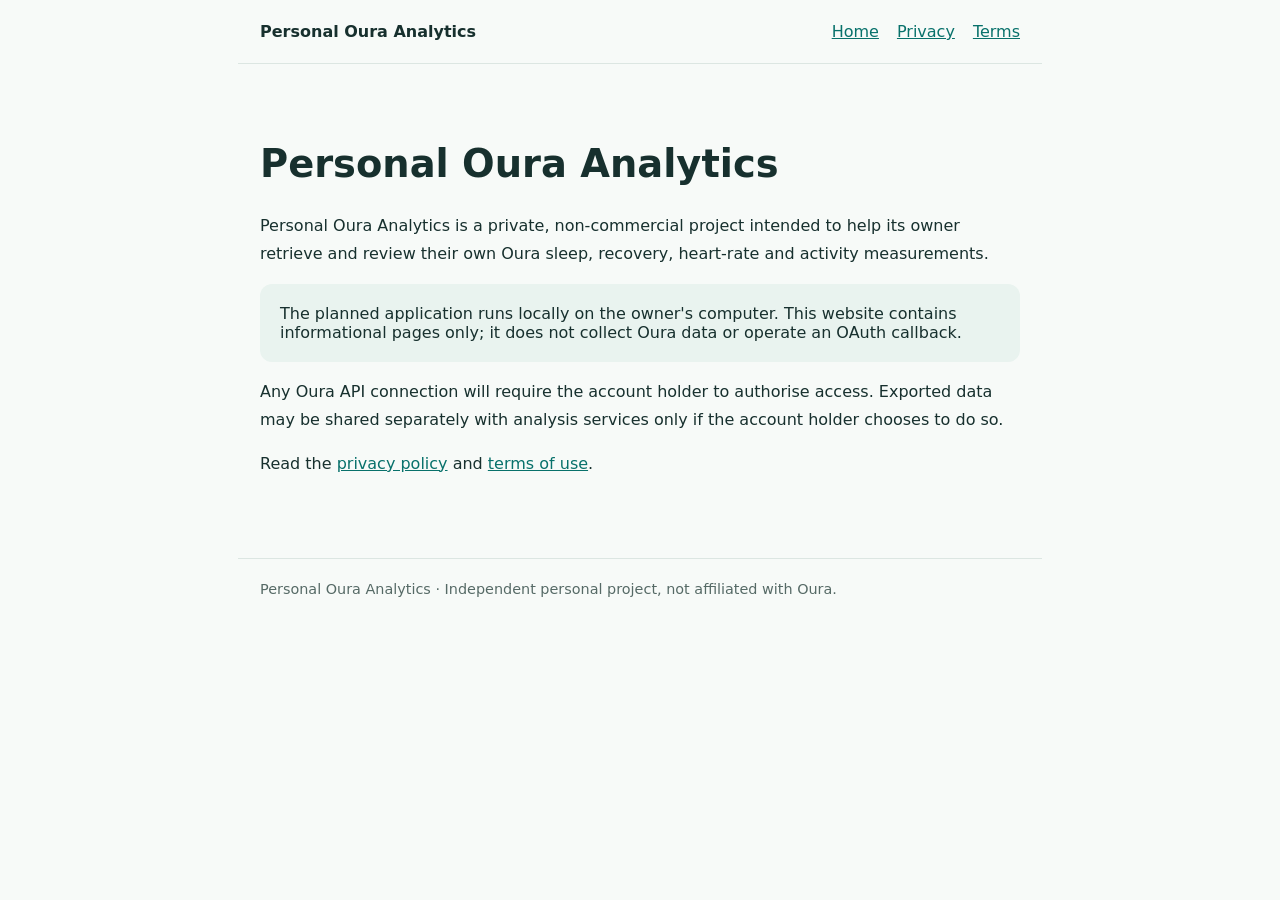
<file: index.html>
<!doctype html><html lang="en"><head><meta charset="utf-8"><meta name="viewport" content="width=device-width,initial-scale=1"><title>Personal Oura Analytics</title><link rel="stylesheet" href="style.css"></head><body><header><strong>Personal Oura Analytics</strong><nav><a href="index.html">Home</a><a href="privacy.html">Privacy</a><a href="terms.html">Terms</a></nav></header><main><h1>Personal Oura Analytics</h1><p>Personal Oura Analytics is a private, non-commercial project intended to help its owner retrieve and review their own Oura sleep, recovery, heart-rate and activity measurements.</p><div class="note">The planned application runs locally on the owner's computer. This website contains informational pages only; it does not collect Oura data or operate an OAuth callback.</div><p>Any Oura API connection will require the account holder to authorise access. Exported data may be shared separately with analysis services only if the account holder chooses to do so.</p><p>Read the <a href="privacy.html">privacy policy</a> and <a href="terms.html">terms of use</a>.</p></main><footer>Personal Oura Analytics · Independent personal project, not affiliated with Oura.</footer></body></html>
</file>
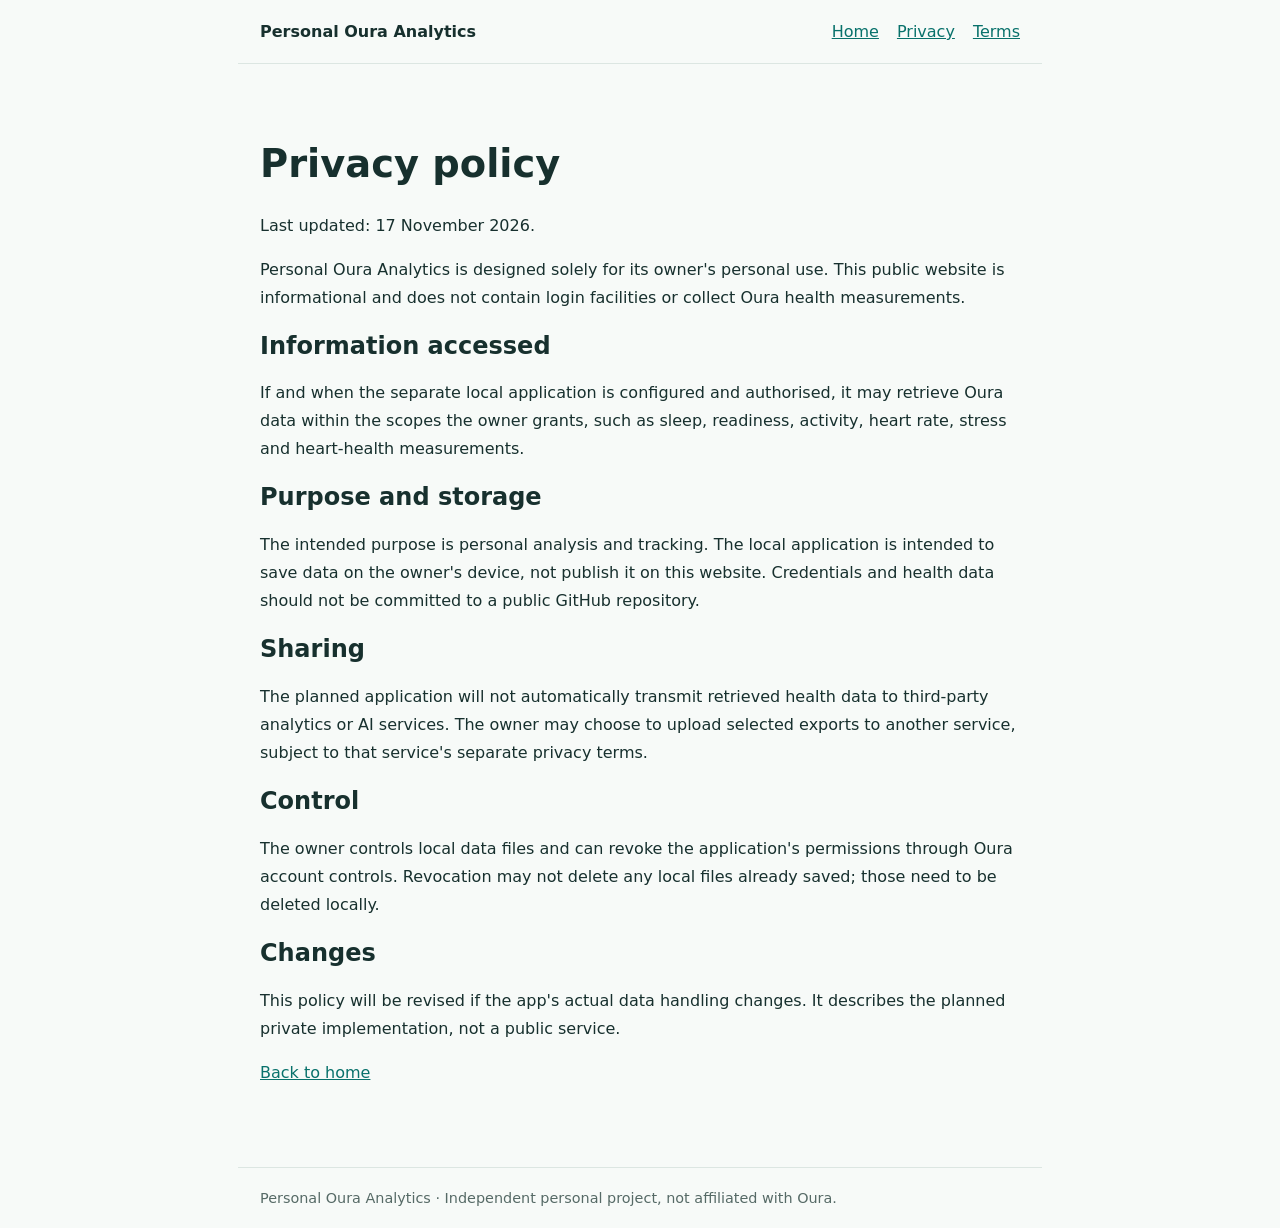
<file: privacy.html>
<!doctype html><html lang="en"><head><meta charset="utf-8"><meta name="viewport" content="width=device-width,initial-scale=1"><title>Privacy Policy · Personal Oura Analytics</title><link rel="stylesheet" href="style.css"></head><body><header><strong>Personal Oura Analytics</strong><nav><a href="index.html">Home</a><a href="privacy.html">Privacy</a><a href="terms.html">Terms</a></nav></header><main><h1>Privacy policy</h1><p>Last updated: 17 November 2026.</p><p>Personal Oura Analytics is designed solely for its owner's personal use. This public website is informational and does not contain login facilities or collect Oura health measurements.</p><h2>Information accessed</h2><p>If and when the separate local application is configured and authorised, it may retrieve Oura data within the scopes the owner grants, such as sleep, readiness, activity, heart rate, stress and heart-health measurements.</p><h2>Purpose and storage</h2><p>The intended purpose is personal analysis and tracking. The local application is intended to save data on the owner's device, not publish it on this website. Credentials and health data should not be committed to a public GitHub repository.</p><h2>Sharing</h2><p>The planned application will not automatically transmit retrieved health data to third-party analytics or AI services. The owner may choose to upload selected exports to another service, subject to that service's separate privacy terms.</p><h2>Control</h2><p>The owner controls local data files and can revoke the application's permissions through Oura account controls. Revocation may not delete any local files already saved; those need to be deleted locally.</p><h2>Changes</h2><p>This policy will be revised if the app's actual data handling changes. It describes the planned private implementation, not a public service.</p><p><a href="index.html">Back to home</a></p></main><footer>Personal Oura Analytics · Independent personal project, not affiliated with Oura.</footer></body></html>
</file>
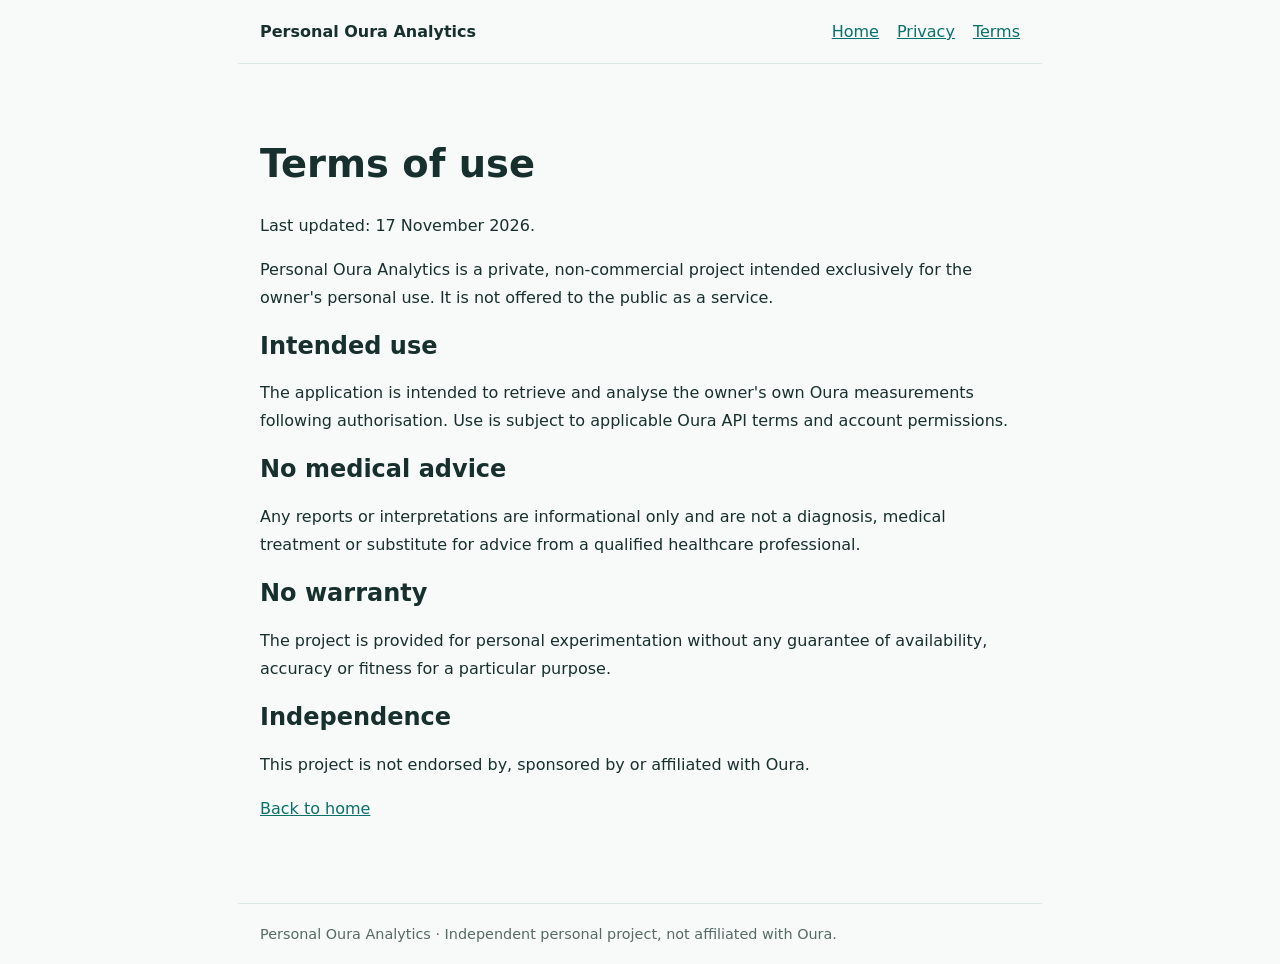
<file: terms.html>
<!doctype html><html lang="en"><head><meta charset="utf-8"><meta name="viewport" content="width=device-width,initial-scale=1"><title>Terms of Use · Personal Oura Analytics</title><link rel="stylesheet" href="style.css"></head><body><header><strong>Personal Oura Analytics</strong><nav><a href="index.html">Home</a><a href="privacy.html">Privacy</a><a href="terms.html">Terms</a></nav></header><main><h1>Terms of use</h1><p>Last updated: 17 November 2026.</p><p>Personal Oura Analytics is a private, non-commercial project intended exclusively for the owner's personal use. It is not offered to the public as a service.</p><h2>Intended use</h2><p>The application is intended to retrieve and analyse the owner's own Oura measurements following authorisation. Use is subject to applicable Oura API terms and account permissions.</p><h2>No medical advice</h2><p>Any reports or interpretations are informational only and are not a diagnosis, medical treatment or substitute for advice from a qualified healthcare professional.</p><h2>No warranty</h2><p>The project is provided for personal experimentation without any guarantee of availability, accuracy or fitness for a particular purpose.</p><h2>Independence</h2><p>This project is not endorsed by, sponsored by or affiliated with Oura.</p><p><a href="index.html">Back to home</a></p></main><footer>Personal Oura Analytics · Independent personal project, not affiliated with Oura.</footer></body></html>
</file>
<file: style.css>
:root{color-scheme:light;font-family:system-ui,-apple-system,Segoe UI,Roboto,Arial,sans-serif;color:#17302e;background:#f7faf8}body{margin:0}header,main,footer{max-width:760px;margin:auto;padding:22px}header{display:flex;justify-content:space-between;align-items:center;border-bottom:1px solid #dce6e2}nav a{margin-left:18px}a{color:#08716b}main{padding-top:52px;padding-bottom:64px}h1{font-size:2.4rem;line-height:1.15}p,li{line-height:1.75}footer{font-size:.9rem;color:#566a66;border-top:1px solid #dce6e2}.note{background:#e9f3ef;padding:20px;border-radius:12px} @media(max-width:600px){header{display:block}nav a{margin:0 18px 0 0}}
</file>
